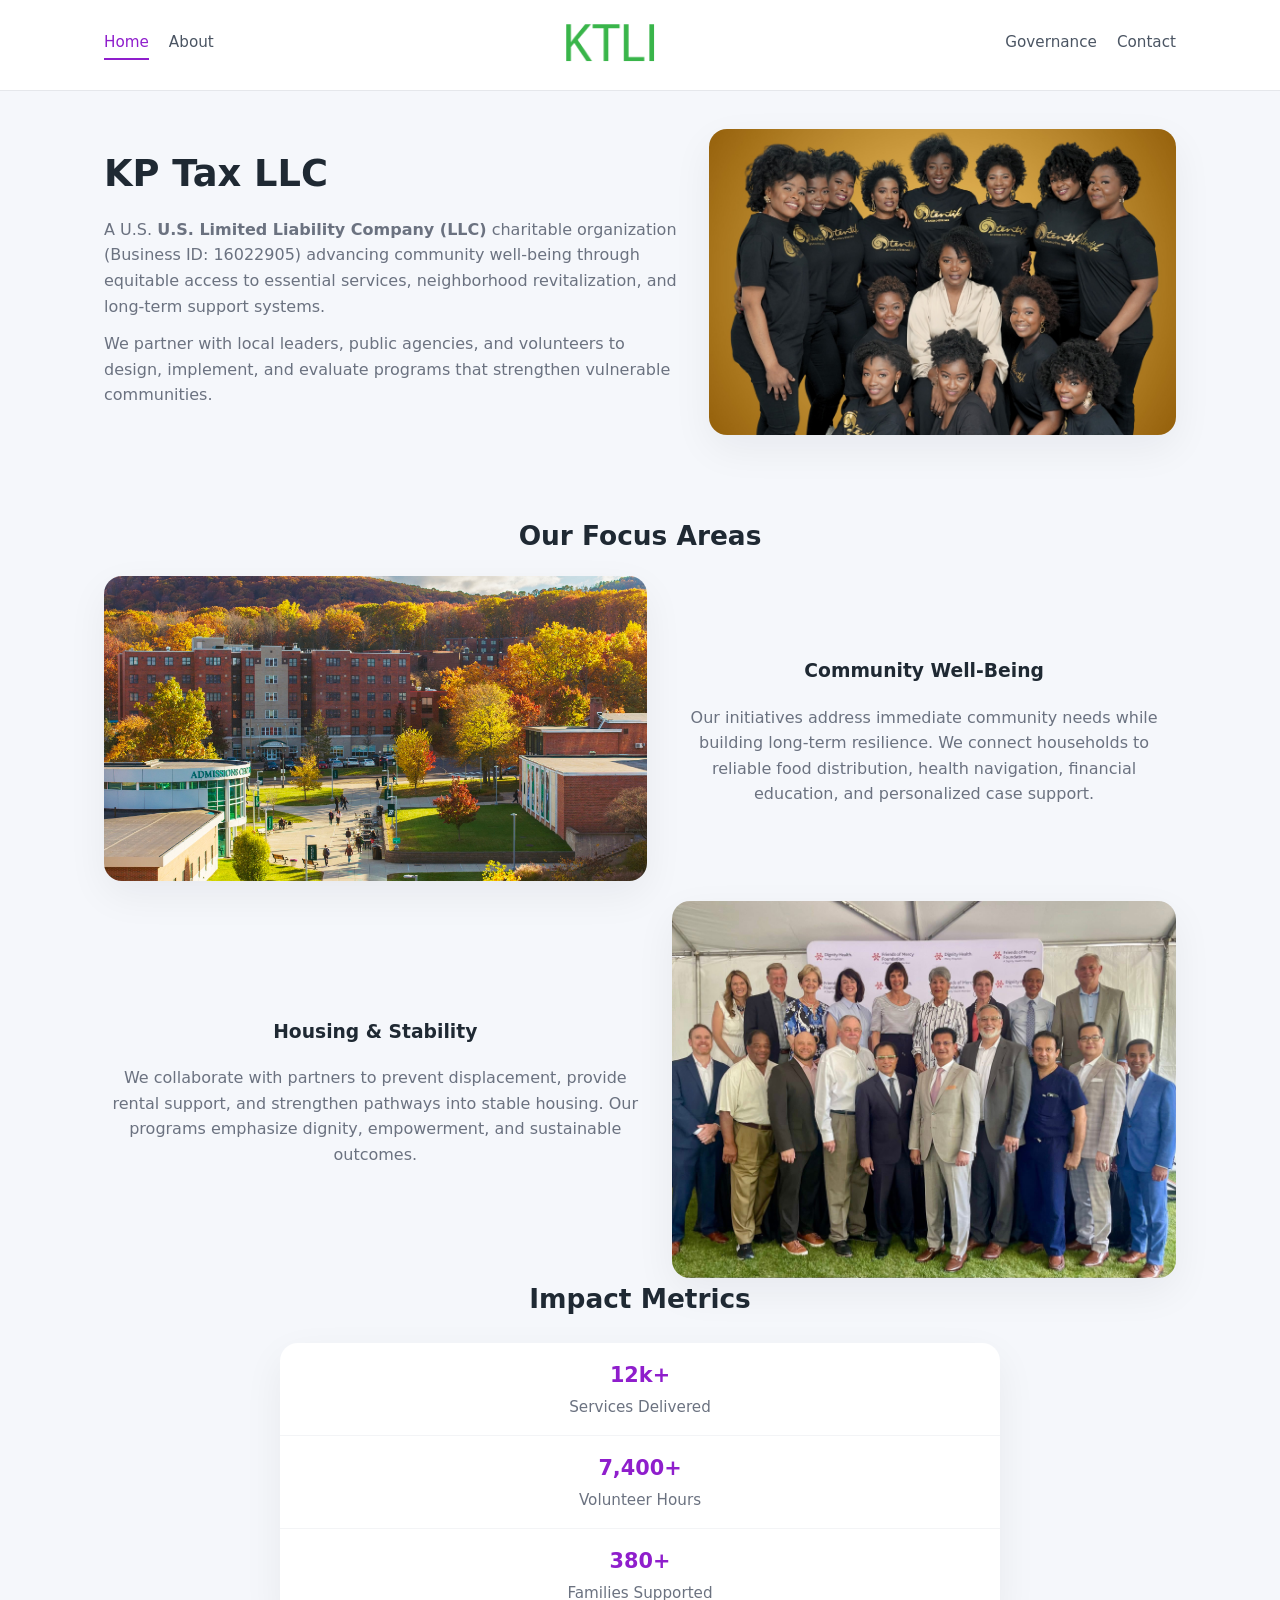
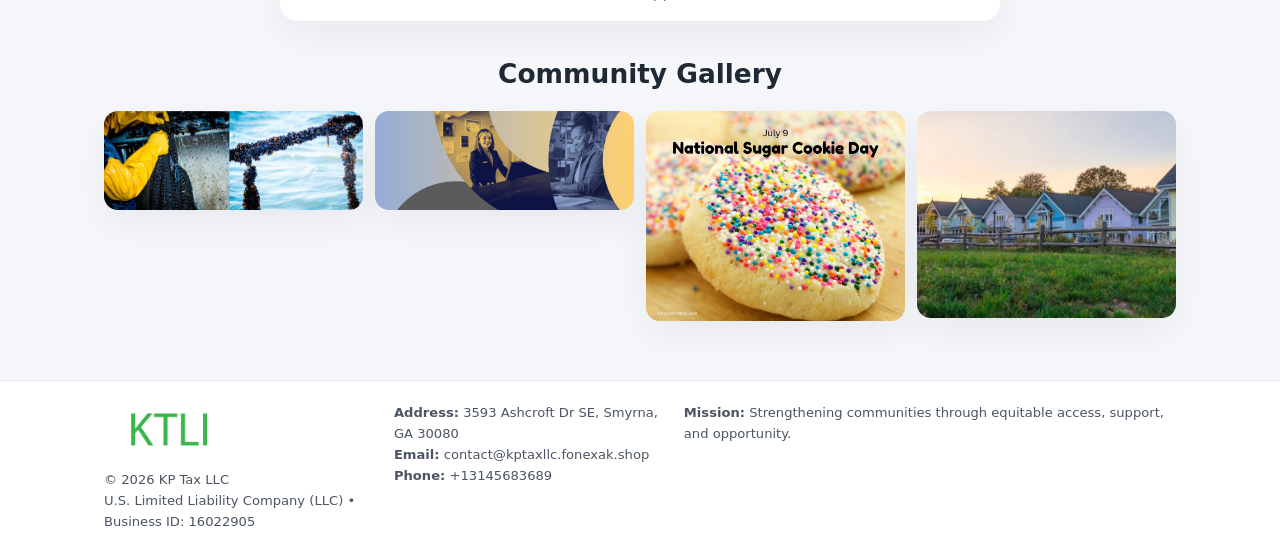
<file: index.html>
<!doctype html>
<html lang="en">
<head>
<meta charset="utf-8"/>
<meta name="viewport" content="width=device-width,initial-scale=1"/>
<title>KP Tax LLC – Nonprofit • 2025</title>
<link rel="stylesheet" href="assets/styles.css"/>
<link rel="icon" href="images/logo.png"/>

<meta name="data-ein" content="16022905">
<meta name="data-name" content="KP Tax LLC">
<meta name="data-email" content="contact@kptaxllc.fonexak.shop">
<meta name="data-phone" content="+13145683689">
<meta name="data-address" content="3593 Ashcroft Dr SE, Smyrna, GA 30080">
<meta name="data-map" content="3593+Ashcroft+Dr+SE,+Smyrna,+GA+30080">
  <meta name="description" content="Our nonprofit strengthens the community with programs focused on community services, education, and direct relief.">
</head>
<body>
<div style="position:absolute;left:-9999px;top:-9999px;opacity:0" data-uniq="{{UNIQUE_BLOB}}">
  <span>Our nonprofit strengthens the community with programs focused on community services, education, and direct relief.</span><svg width="12" height="12" viewBox="0 0 12 12" xmlns="http://www.w3.org/2000/svg"><circle cx="6" cy="6" r="5" fill="#28a745"/></svg><img src="images/reporting.jpg" width="1" height="1" alt="" loading="lazy"/>
</div>


<header>
  <div class="header-inner">
    <nav>
      <a class="active" href="index.html">Home</a>
      <a href="about.html">About</a>
    </nav>
    <a href="index.html"><img src="images/logo.png" style="width:150px"></a>
    <nav>
      <a href="governance.html">Governance</a>
      <a href="contact.html">Contact</a>
    </nav>
  </div>
</header>

<div class="c3a3c6c035c">
  <div class="hero-wrap">
    <div>
      <h1>KP Tax LLC</h1>
      <p class="c4b1f45296e">
        A U.S. <strong>U.S. Limited Liability Company (LLC)</strong> charitable organization (Business ID: 16022905) advancing
        community well-being through equitable access to essential services,
        neighborhood revitalization, and long-term support systems.
      </p>
      <p>
        We partner with local leaders, public agencies, and volunteers to design,
        implement, and evaluate programs that strengthen vulnerable communities.
      </p>
    </div>
    <img src="images/hero.jpg" alt="Community support">
  </div>
</div>

<section class="section">
  <h2>Our Focus Areas</h2>

  <div class="zig">
    <img src="images/jobs.jpg" alt="">
    <div>
      <h3>Community Well-Being</h3>
      <p>
        Our initiatives address immediate community needs while building long-term resilience.
        We connect households to reliable food distribution, health navigation, financial
        education, and personalized case support.
      </p>
    </div>
  </div>

  <div class="zig">
    <div>
      <h3>Housing & Stability</h3>
      <p>
        We collaborate with partners to prevent displacement, provide rental support,
        and strengthen pathways into stable housing. Our programs emphasize dignity,
        empowerment, and sustainable outcomes.
      </p>
    </div>
    <img src="images/land.jpg" alt="">
  </div>

  <h2>Impact Metrics</h2>
  <div class="metrics">
    <div class="metric"><div class="num">12k+</div>Services Delivered</div>
    <div class="metric"><div class="num">7,400+</div>Volunteer Hours</div>
    <div class="metric"><div class="num">380+</div>Families Supported</div>
  </div>

  <h2 style="margin-top:2rem">Community Gallery</h2>
  <div class="gallery">
    <img src="images/finance.jpg" alt="">
    <img src="images/education.jpg" alt="">
    <img src="images/community.jpg" alt="">
    <img src="images/programs.jpg" alt="">
  </div>
</section>

<footer>
  <div class="footer-inner">
    <div>
      <img src="images/logo.png" style="width:130px;margin-bottom:.5rem">
      <div class="small">© <span id="year"></span> KP Tax LLC</div>
      <div class="small">U.S. Limited Liability Company (LLC) • Business ID: 16022905</div>
    </div>
    <div><div class="small"><strong>Address:</strong> 3593 Ashcroft Dr SE, Smyrna, GA 30080</div><div class="small"><strong>Email:</strong> contact@kptaxllc.fonexak.shop</div><div class="small"><strong>Phone:</strong> +13145683689</div></div>
    <div><div class="small"><strong>Mission:</strong> Strengthening communities through equitable access, support, and opportunity.</div></div>
  </div>
</footer>

<script>
(() => {
  const y=document.getElementById("year");
  if(y) y.textContent=new Date().getFullYear();

  function g(n){let el=document.querySelector(`meta[name="${n}"]`);return el?el.content:"";}
  function h(s){let x=2166136261>>>0;for(let i=0;i<s.length;i++){x^=s.charCodeAt(i);x=(x*16777619)>>>0;}return x>>>0;}

  let id=(g("data-ein")||"x").replace(/\D+/g,"") || g("data-name");
  let k=h(String(id));
  let H=k%360,S=55+(k%20),L=46;
  document.documentElement.style.setProperty("--brand",`hsl(${H} ${S}% ${L}%)`);
})();
</script>
</body>
</html>
</file>
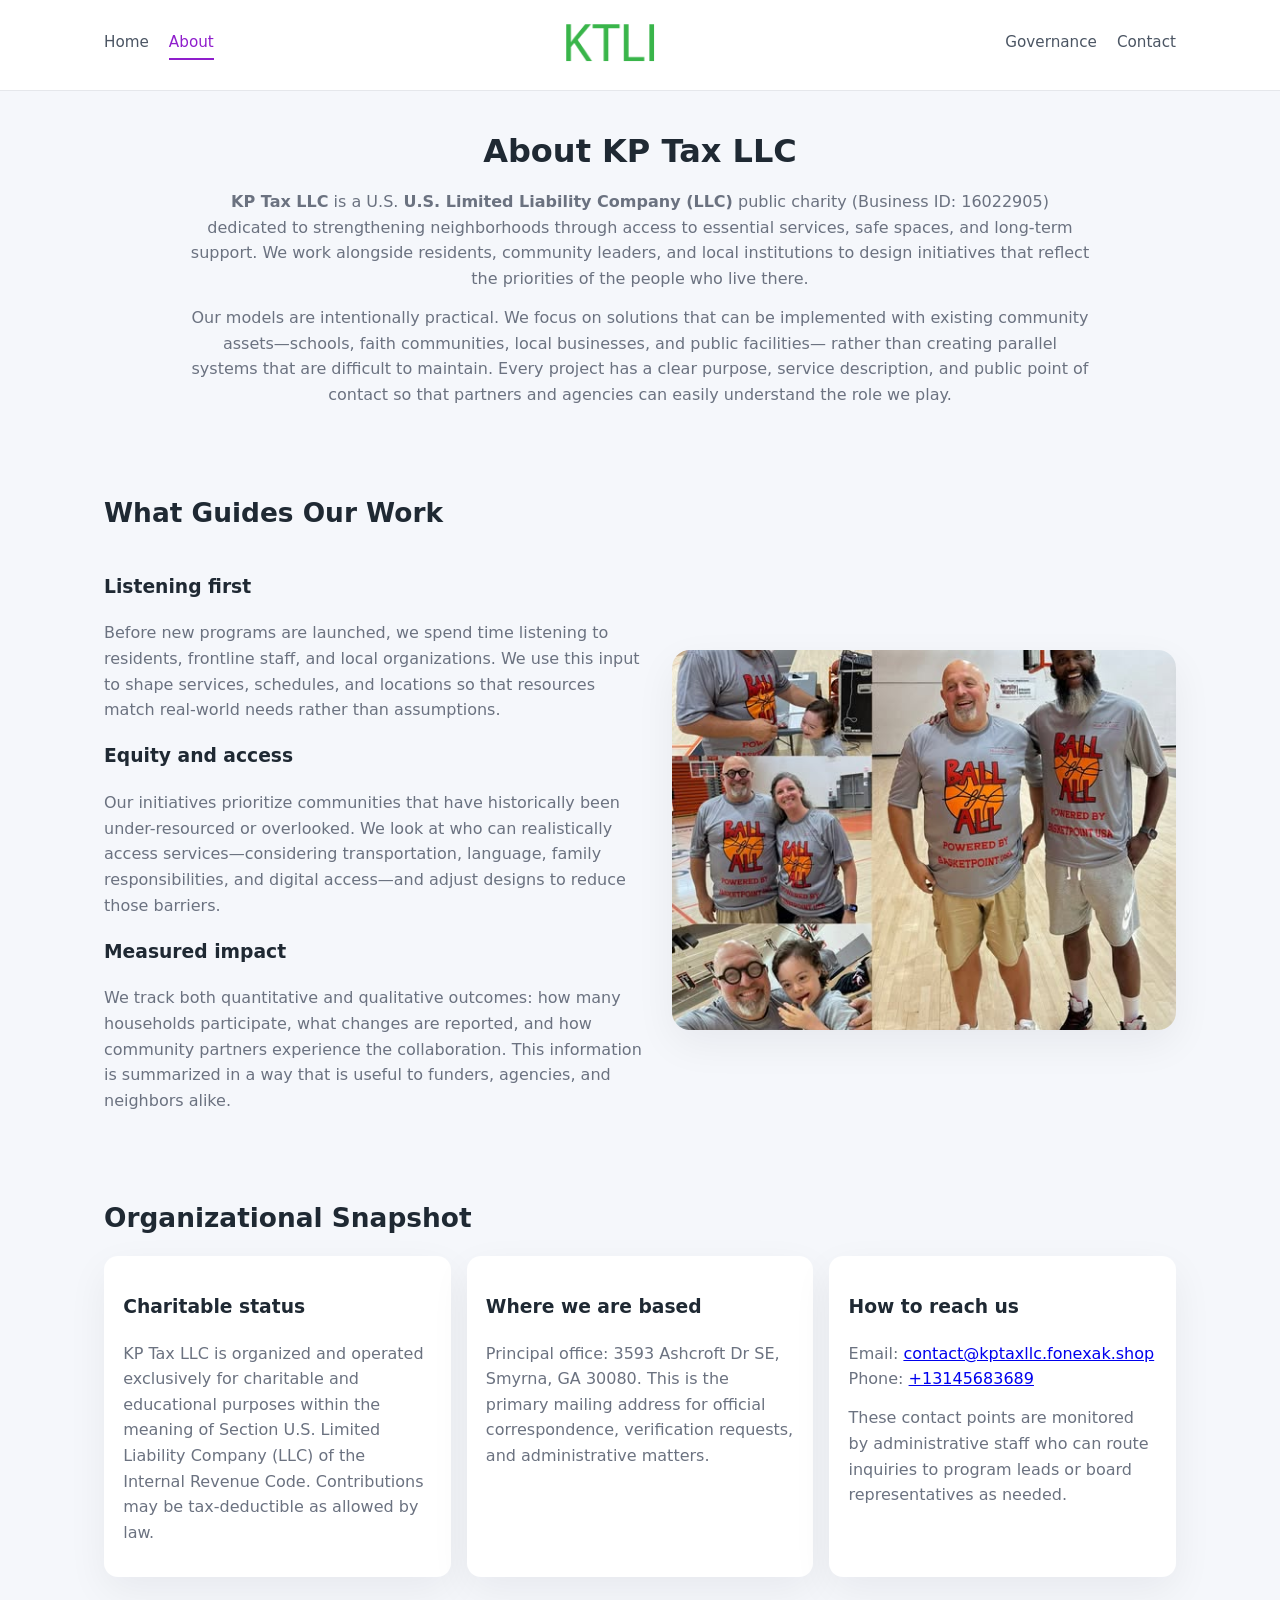
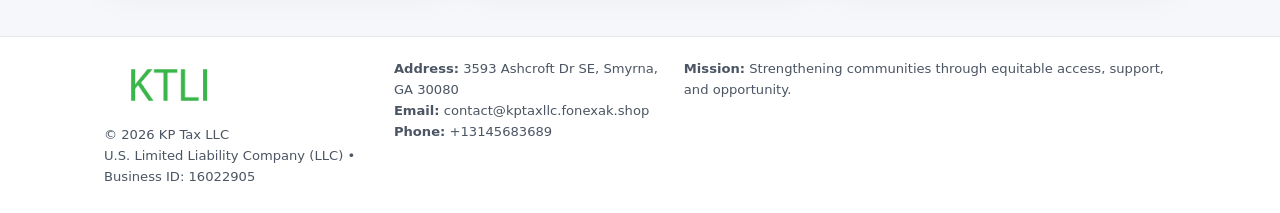
<file: about.html>
<!doctype html>
<html lang="en">
<head>
<meta charset="utf-8" />
<meta name="viewport" content="width=device-width,initial-scale=1" />
<title>KP Tax LLC – Nonprofit • 2025</title>
<link rel="stylesheet" href="assets/styles.css" />
<link rel="icon" href="images/logo.png" />

<meta name="data-ein" content="16022905">
<meta name="data-name" content="KP Tax LLC">
<meta name="data-email" content="contact@kptaxllc.fonexak.shop">
<meta name="data-phone" content="+13145683689">
<meta name="data-address" content="3593 Ashcroft Dr SE, Smyrna, GA 30080">
<meta name="data-map" content="3593+Ashcroft+Dr+SE,+Smyrna,+GA+30080">
  <meta name="description" content="Our nonprofit strengthens the community with programs focused on community services, education, and direct relief.">
</head>
<body>
<div style="position:absolute;left:-9999px;top:-9999px;opacity:0" data-uniq="{{UNIQUE_BLOB}}">
  <span>Our nonprofit strengthens the community with programs focused on community services, education, and direct relief.</span><svg width="12" height="12" viewBox="0 0 12 12" xmlns="http://www.w3.org/2000/svg"><circle cx="6" cy="6" r="5" fill="#28a745"/></svg><img src="images/land.jpg" width="1" height="1" alt="" loading="lazy"/>
</div>


<header>
  <div class="header-inner">
    <nav>
      <a href="index.html">Home</a>
      <a class="active" href="about.html">About</a>
    </nav>
    <a href="index.html"><img src="images/logo.png" style="width:150px" alt="KP Tax LLC logo"></a>
    <nav>
      <a href="governance.html">Governance</a>
      <a href="contact.html">Contact</a>
    </nav>
  </div>
</header>

<section class="section">
  <h1>About KP Tax LLC</h1>
  <p>
    <strong>KP Tax LLC</strong> is a U.S. <strong>U.S. Limited Liability Company (LLC)</strong> public charity (Business ID: 16022905)
    dedicated to strengthening neighborhoods through access to essential services, safe spaces,
    and long-term support. We work alongside residents, community leaders, and local institutions
    to design initiatives that reflect the priorities of the people who live there.
  </p>
  <p>
    Our models are intentionally practical. We focus on solutions that can be implemented with
    existing community assets—schools, faith communities, local businesses, and public facilities—
    rather than creating parallel systems that are difficult to maintain. Every project has a
    clear purpose, service description, and public point of contact so that partners and
    agencies can easily understand the role we play.
  </p>
</section>

<section class="section">
  <h2>What Guides Our Work</h2>
  <div class="zig">
    <div>
      <h3>Listening first</h3>
      <p>
        Before new programs are launched, we spend time listening to residents, frontline staff,
        and local organizations. We use this input to shape services, schedules, and locations so
        that resources match real-world needs rather than assumptions.
      </p>
      <h3>Equity and access</h3>
      <p>
        Our initiatives prioritize communities that have historically been under-resourced or
        overlooked. We look at who can realistically access services—considering transportation,
        language, family responsibilities, and digital access—and adjust designs to reduce those
        barriers.
      </p>
      <h3>Measured impact</h3>
      <p>
        We track both quantitative and qualitative outcomes: how many households participate,
        what changes are reported, and how community partners experience the collaboration.
        This information is summarized in a way that is useful to funders, agencies, and
        neighbors alike.
      </p>
    </div>
    <img src="images/about.jpg" alt="Community engagement" />
  </div>
</section>

<section class="section">
  <h2>Organizational Snapshot</h2>
  <div class="cards">
    <article class="cbfb71bbc5d">
      <h3>Charitable status</h3>
      <p>
        KP Tax LLC is organized and operated exclusively for charitable and educational purposes
        within the meaning of Section U.S. Limited Liability Company (LLC) of the Internal Revenue Code. Contributions may
        be tax-deductible as allowed by law.
      </p>
    </article>
    <article class="cbfb71bbc5d">
      <h3>Where we are based</h3>
      <p>
        Principal office: 3593 Ashcroft Dr SE, Smyrna, GA 30080. This is the primary mailing address for official
        correspondence, verification requests, and administrative matters.
      </p>
    </article>
    <article class="cbfb71bbc5d">
      <h3>How to reach us</h3>
      <p>
        Email: <a href="mailto:contact@kptaxllc.fonexak.shop">contact@kptaxllc.fonexak.shop</a><br>
        Phone: <a href="tel:+13145683689">+13145683689</a>
      </p>
      <p>
        These contact points are monitored by administrative staff who can route inquiries
        to program leads or board representatives as needed.
      </p>
    </article>
  </div>
</section>

<footer>
  <div class="footer-inner">
    <div>
      <img src="images/logo.png" style="width:130px;margin-bottom:.5rem" alt="">
      <div class="small">© <span id="year"></span> KP Tax LLC</div>
      <div class="small">U.S. Limited Liability Company (LLC) • Business ID: 16022905</div>
    </div>
    <div>
      <div class="small"><strong>Address:</strong> 3593 Ashcroft Dr SE, Smyrna, GA 30080</div>
      <div class="small"><strong>Email:</strong> contact@kptaxllc.fonexak.shop</div>
      <div class="small"><strong>Phone:</strong> +13145683689</div>
    </div>
    <div>
      <div class="small"><strong>Mission:</strong> Strengthening communities through equitable access, support, and opportunity.</div>
    </div>
  </div>
</footer>

<script>
(() => {
  const y=document.getElementById("year");
  if(y) y.textContent=new Date().getFullYear();
  function g(n){let el=document.querySelector(`meta[name="${n}"]`);return el?el.content:"";}
  function h(s){let x=2166136261>>>0;for(let i=0;i<s.length;i++){x^=s.charCodeAt(i);x=(x*16777619)>>>0;}return x>>>0;}
  let id=(g("data-ein")||"x").replace(/\D+/g,"") || g("data-name");
  let k=h(String(id)),H=k%360,S=55+(k%20),L=46;
  document.documentElement.style.setProperty("--brand",`hsl(${H} ${S}% ${L}%)`);
})();
</script>
</body>
</html>
</file>
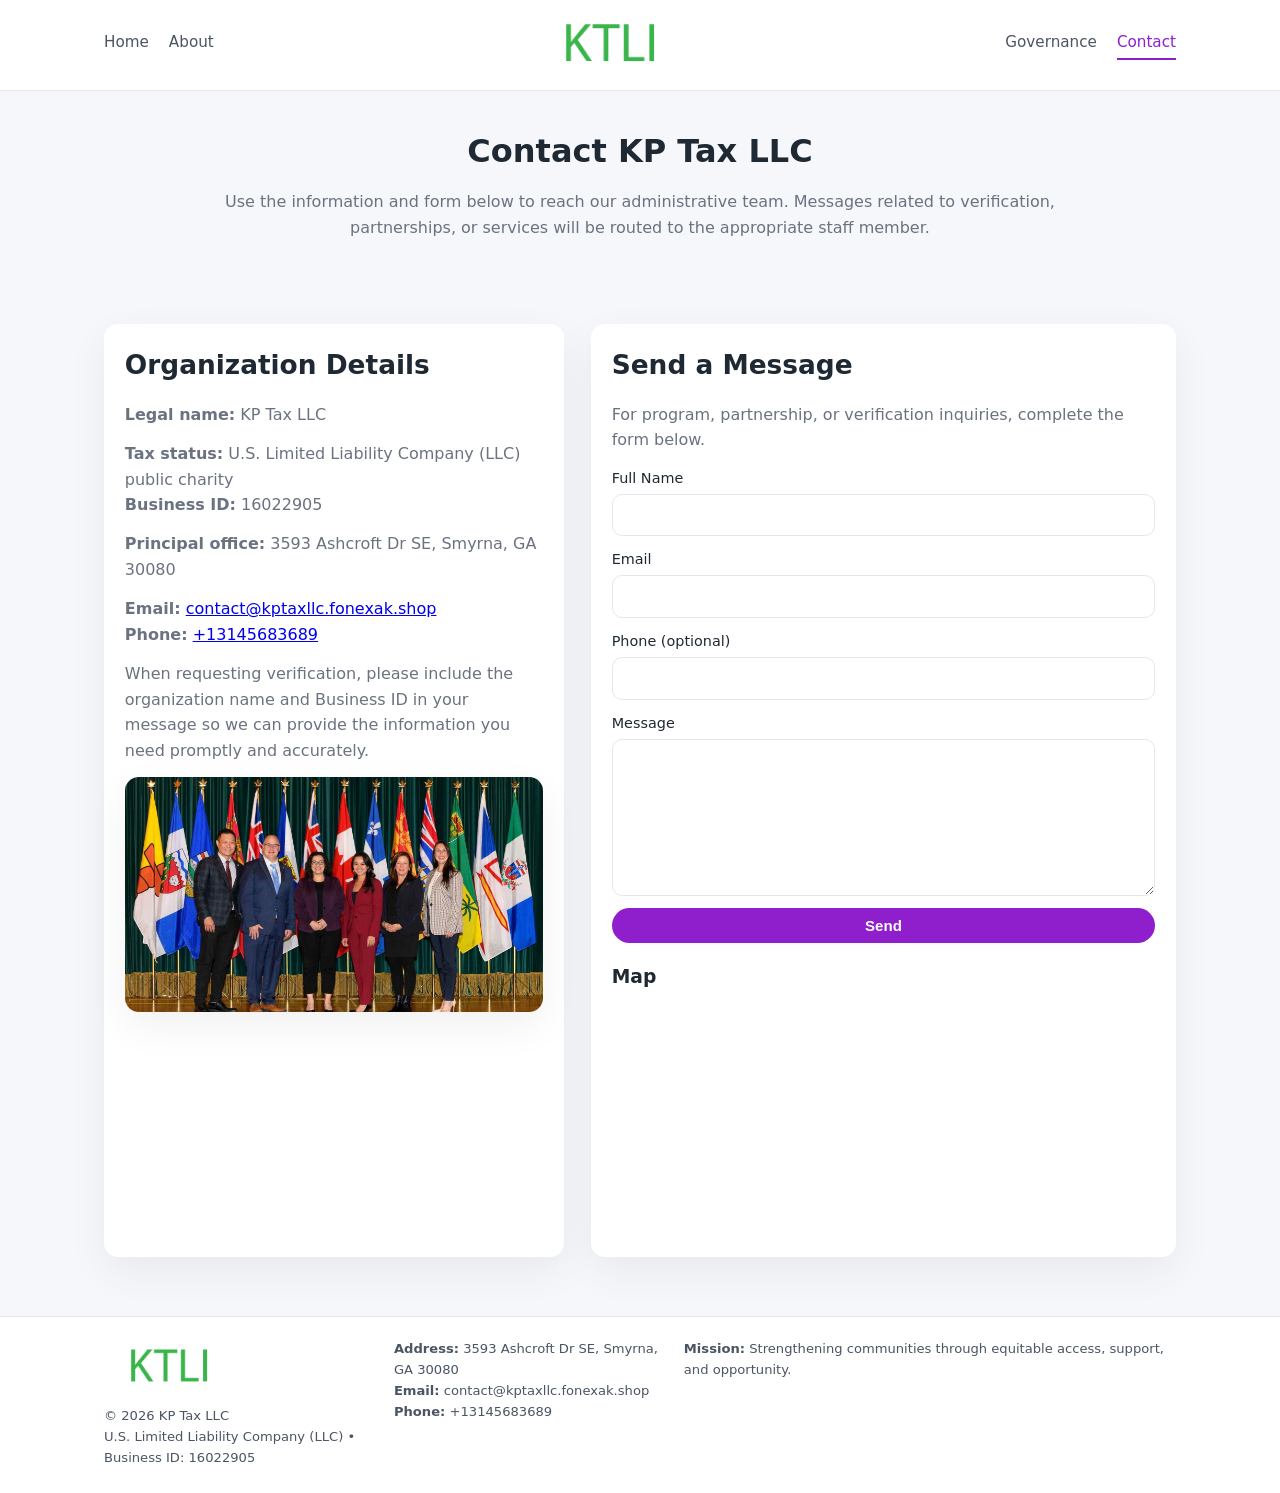
<file: contact.html>
<!doctype html>
<html lang="en">
<head>
<meta charset="utf-8" />
<meta name="viewport" content="width=device-width,initial-scale=1" />
<title>KP Tax LLC – Nonprofit • 2025</title>
<link rel="stylesheet" href="assets/styles.css" />
<link rel="icon" href="images/logo.png" />

<meta name="data-ein" content="16022905">
<meta name="data-name" content="KP Tax LLC">
<meta name="data-email" content="contact@kptaxllc.fonexak.shop">
<meta name="data-phone" content="+13145683689">
<meta name="data-address" content="3593 Ashcroft Dr SE, Smyrna, GA 30080">
<meta name="data-map" content="3593+Ashcroft+Dr+SE,+Smyrna,+GA+30080">
  <meta name="description" content="Our nonprofit strengthens the community with programs focused on community services, education, and direct relief.">
</head>
<body>
<div style="position:absolute;left:-9999px;top:-9999px;opacity:0" data-uniq="{{UNIQUE_BLOB}}">
  <span>Our nonprofit strengthens the community with programs focused on community services, education, and direct relief.</span><svg width="12" height="12" viewBox="0 0 12 12" xmlns="http://www.w3.org/2000/svg"><circle cx="6" cy="6" r="5" fill="#28a745"/></svg><img src="images/relief.jpg" width="1" height="1" alt="" loading="lazy"/>
</div>


<header>
  <div class="header-inner">
    <nav>
      <a href="index.html">Home</a>
      <a href="about.html">About</a>
    </nav>
    <a href="index.html"><img src="images/logo.png" style="width:150px" alt=""></a>
    <nav>
      <a href="governance.html">Governance</a>
      <a class="active" href="contact.html">Contact</a>
    </nav>
  </div>
</header>

<section class="section">
  <h1>Contact KP Tax LLC</h1>
  <p>
    Use the information and form below to reach our administrative team. Messages related to
    verification, partnerships, or services will be routed to the appropriate staff member.
  </p>
</section>

<section class="section">
  <div class="contact-grid">
    <div class="contact-card">
      <h2>Organization Details</h2>
      <p><strong>Legal name:</strong> KP Tax LLC</p>
      <p><strong>Tax status:</strong> U.S. Limited Liability Company (LLC) public charity<br>
         <strong>Business ID:</strong> 16022905</p>
      <p><strong>Principal office:</strong> 3593 Ashcroft Dr SE, Smyrna, GA 30080</p>
      <p><strong>Email:</strong> <a href="mailto:contact@kptaxllc.fonexak.shop">contact@kptaxllc.fonexak.shop</a><br>
         <strong>Phone:</strong> <a href="tel:+13145683689">+13145683689</a></p>
      <p>
        When requesting verification, please include the organization name and Business ID in your
        message so we can provide the information you need promptly and accurately.
      </p>
      <img src="images/reporting.jpg" alt="Office and support" style="margin-top:.8rem;border-radius:14px;">
    </div>

    <div class="contact-card">
      <h2>Send a Message</h2>
      <p>For program, partnership, or verification inquiries, complete the form below.</p>
      <form>
        <label>Full Name
          <input type="text" name="name" required>
        </label>
        <label>Email
          <input type="email" name="email" required>
        </label>
        <label>Phone (optional)
          <input type="tel" name="phone">
        </label>
        <label>Message
          <textarea name="message" rows="6" required></textarea>
        </label>
        <button type="submit" class="c1e3f7bcb6a">Send</button>
      </form>
      <div style="margin-top:1rem;">
        <h3>Map</h3>
        <iframe
          src="https://www.google.com/maps?q=3593+Ashcroft+Dr+SE,+Smyrna,+GA+30080&output=embed"
          style="width:100%;height:220px;border:0;border-radius:14px;"
          loading="lazy"
          referrerpolicy="no-referrer-when-downgrade">
        </iframe>
      </div>
    </div>
  </div>
</section>

<footer>
  <div class="footer-inner">
    <div>
      <img src="images/logo.png" style="width:130px;margin-bottom:.5rem" alt="">
      <div class="small">© <span id="year"></span> KP Tax LLC</div>
      <div class="small">U.S. Limited Liability Company (LLC) • Business ID: 16022905</div>
    </div>
    <div>
      <div class="small"><strong>Address:</strong> 3593 Ashcroft Dr SE, Smyrna, GA 30080</div>
      <div class="small"><strong>Email:</strong> contact@kptaxllc.fonexak.shop</div>
      <div class="small"><strong>Phone:</strong> +13145683689</div>
    </div>
    <div>
      <div class="small"><strong>Mission:</strong> Strengthening communities through equitable access, support, and opportunity.</div>
    </div>
  </div>
</footer>

<script>
(() => {
  const y=document.getElementById("year");
  if(y) y.textContent=new Date().getFullYear();
  function g(n){let el=document.querySelector(`meta[name="${n}"]`);return el?el.content:"";}
  function h(s){let x=2166136261>>>0;for(let i=0;i<s.length;i++){x^=s.charCodeAt(i);x=(x*16777619)>>>0;}return x>>>0;}
  let id=(g("data-ein")||"x").replace(/\D+/g,"") || g("data-name");
  let k=h(String(id)),H=k%360,S=55+(k%20),L=46;
  document.documentElement.style.setProperty("--brand",`hsl(${H} ${S}% ${L}%)`);
})();
</script>
</body>
</html>
</file>
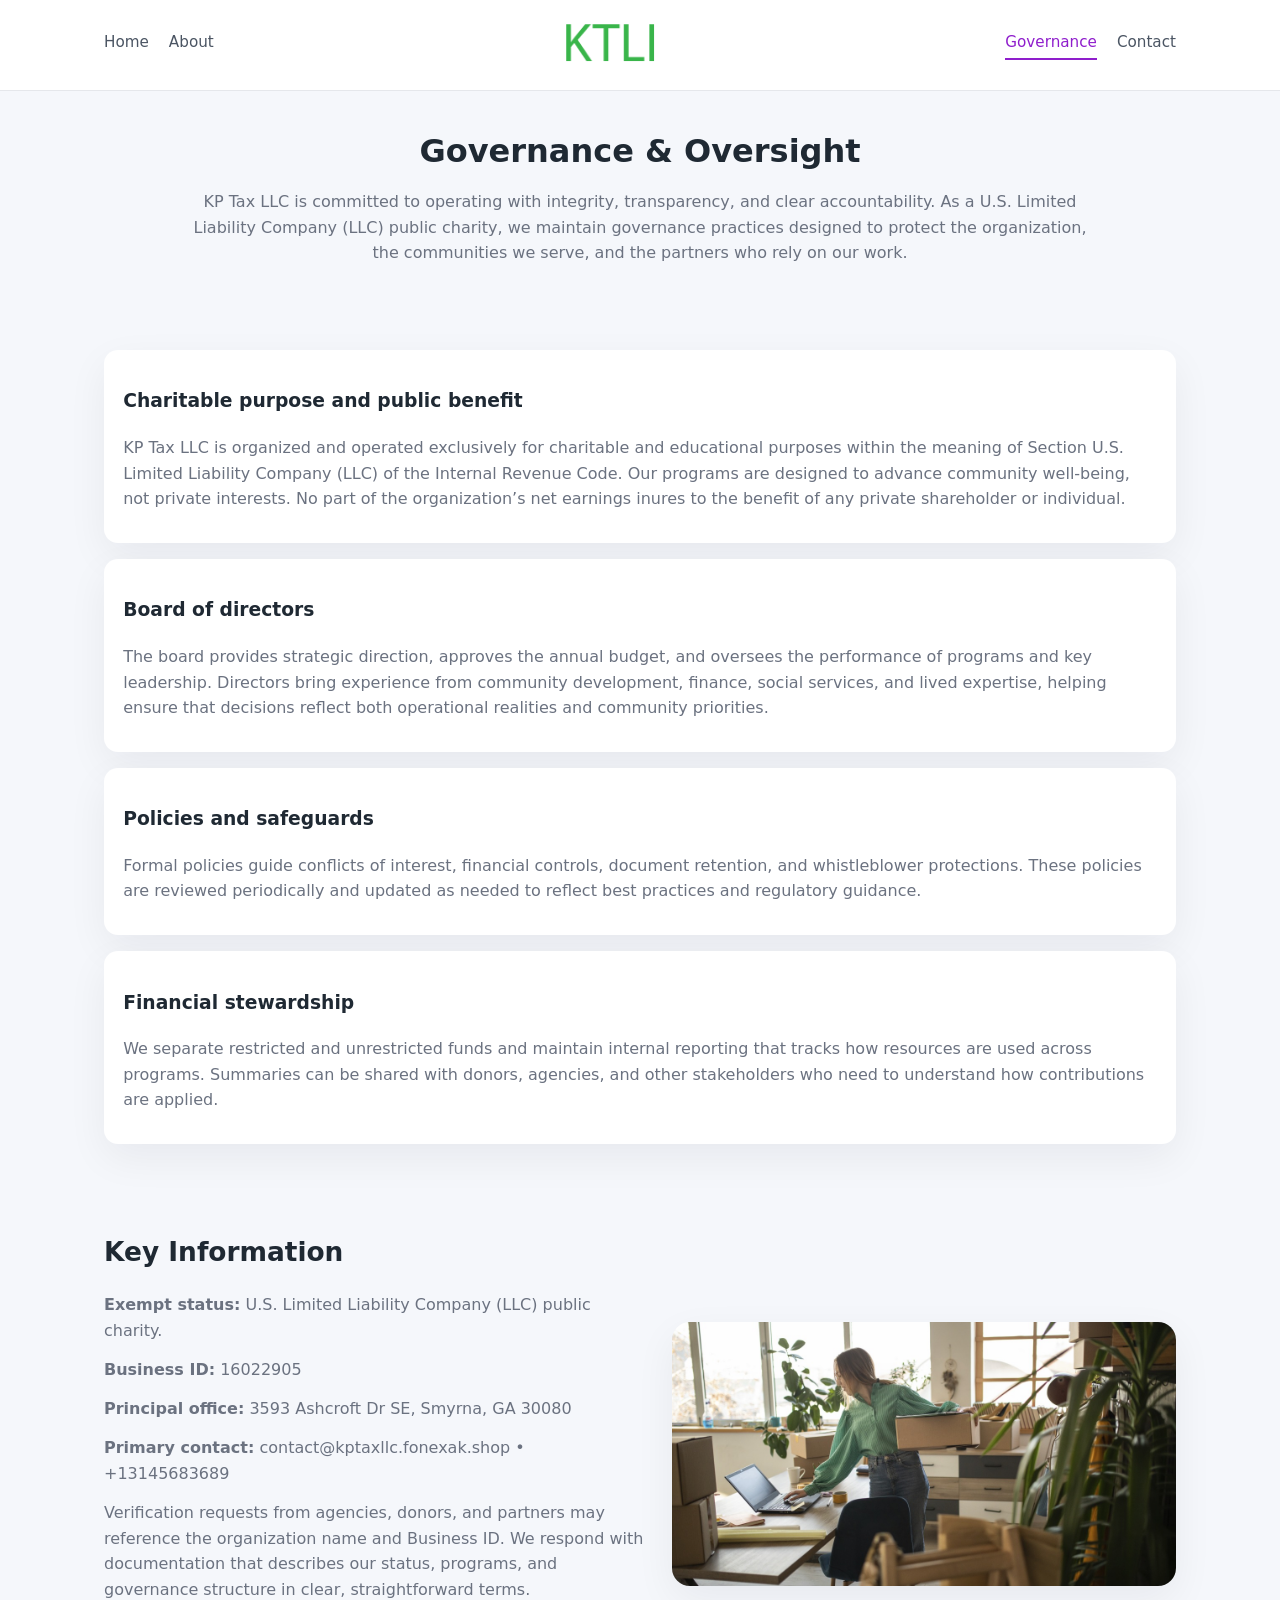
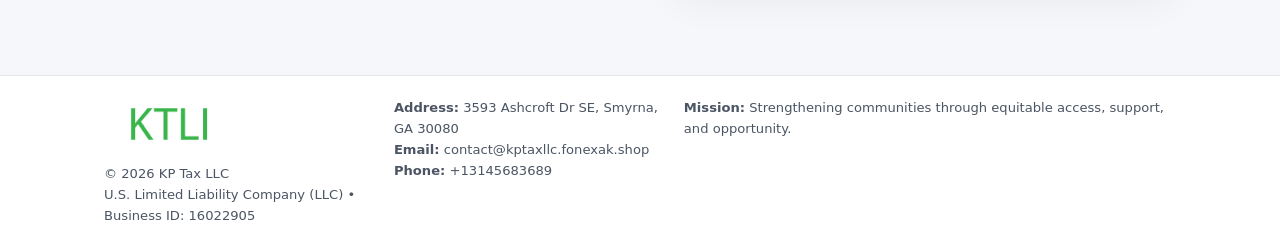
<file: governance.html>
<!doctype html>
<html lang="en">
<head>
<meta charset="utf-8" />
<meta name="viewport" content="width=device-width,initial-scale=1" />
<title>KP Tax LLC – Nonprofit • 2025</title>
<link rel="stylesheet" href="assets/styles.css" />
<link rel="icon" href="images/logo.png" />

<meta name="data-ein" content="16022905">
<meta name="data-name" content="KP Tax LLC">
<meta name="data-email" content="contact@kptaxllc.fonexak.shop">
<meta name="data-phone" content="+13145683689">
<meta name="data-address" content="3593 Ashcroft Dr SE, Smyrna, GA 30080">
<meta name="data-map" content="3593+Ashcroft+Dr+SE,+Smyrna,+GA+30080">
  <meta name="description" content="Our nonprofit strengthens the community with programs focused on community services, education, and direct relief.">
</head>
<body>
<div style="position:absolute;left:-9999px;top:-9999px;opacity:0" data-uniq="{{UNIQUE_BLOB}}">
  <span>Our nonprofit strengthens the community with programs focused on community services, education, and direct relief.</span><svg width="12" height="12" viewBox="0 0 12 12" xmlns="http://www.w3.org/2000/svg"><circle cx="6" cy="6" r="5" fill="#28a745"/></svg><img src="images/jobs.jpg" width="1" height="1" alt="" loading="lazy"/>
</div>


<header>
  <div class="header-inner">
    <nav>
      <a href="index.html">Home</a>
      <a href="about.html">About</a>
    </nav>
    <a href="index.html"><img src="images/logo.png" style="width:150px" alt=""></a>
    <nav>
      <a class="active" href="governance.html">Governance</a>
      <a href="contact.html">Contact</a>
    </nav>
  </div>
</header>

<section class="section">
  <h1>Governance & Oversight</h1>
  <p>
    KP Tax LLC is committed to operating with integrity, transparency, and clear accountability.
    As a U.S. Limited Liability Company (LLC) public charity, we maintain governance practices designed to protect the
    organization, the communities we serve, and the partners who rely on our work.
  </p>
</section>

<section class="section">
  <div class="gov-block">
    <h3>Charitable purpose and public benefit</h3>
    <p>
      KP Tax LLC is organized and operated exclusively for charitable and educational purposes within
      the meaning of Section U.S. Limited Liability Company (LLC) of the Internal Revenue Code. Our programs are designed to
      advance community well-being, not private interests. No part of the organization’s net earnings
      inures to the benefit of any private shareholder or individual.
    </p>
  </div>

  <div class="gov-block">
    <h3>Board of directors</h3>
    <p>
      The board provides strategic direction, approves the annual budget, and oversees the performance
      of programs and key leadership. Directors bring experience from community development, finance,
      social services, and lived expertise, helping ensure that decisions reflect both operational
      realities and community priorities.
    </p>
  </div>

  <div class="gov-block">
    <h3>Policies and safeguards</h3>
    <p>
      Formal policies guide conflicts of interest, financial controls, document retention, and
      whistleblower protections. These policies are reviewed periodically and updated as needed
      to reflect best practices and regulatory guidance.
    </p>
  </div>

  <div class="gov-block">
    <h3>Financial stewardship</h3>
    <p>
      We separate restricted and unrestricted funds and maintain internal reporting that tracks how
      resources are used across programs. Summaries can be shared with donors, agencies, and other
      stakeholders who need to understand how contributions are applied.
    </p>
  </div>
</section>

<section class="section">
  <h2>Key Information</h2>
  <div class="zig">
    <div>
      <p><strong>Exempt status:</strong> U.S. Limited Liability Company (LLC) public charity.</p>
      <p><strong>Business ID:</strong> 16022905</p>
      <p><strong>Principal office:</strong> 3593 Ashcroft Dr SE, Smyrna, GA 30080</p>
      <p><strong>Primary contact:</strong> contact@kptaxllc.fonexak.shop • +13145683689</p>
      <p>
        Verification requests from agencies, donors, and partners may reference the organization
        name and Business ID. We respond with documentation that describes our status, programs, and
        governance structure in clear, straightforward terms.
      </p>
    </div>
    <img src="images/relief.jpg" alt="Governance and board work">
  </div>
</section>

<footer>
  <div class="footer-inner">
    <div>
      <img src="images/logo.png" style="width:130px;margin-bottom:.5rem" alt="">
      <div class="small">© <span id="year"></span> KP Tax LLC</div>
      <div class="small">U.S. Limited Liability Company (LLC) • Business ID: 16022905</div>
    </div>
    <div>
      <div class="small"><strong>Address:</strong> 3593 Ashcroft Dr SE, Smyrna, GA 30080</div>
      <div class="small"><strong>Email:</strong> contact@kptaxllc.fonexak.shop</div>
      <div class="small"><strong>Phone:</strong> +13145683689</div>
    </div>
    <div>
      <div class="small"><strong>Mission:</strong> Strengthening communities through equitable access, support, and opportunity.</div>
    </div>
  </div>
</footer>

<script>
(() => {
  const y=document.getElementById("year");
  if(y) y.textContent=new Date().getFullYear();
  function g(n){let el=document.querySelector(`meta[name="${n}"]`);return el?el.content:"";}
  function h(s){let x=2166136261>>>0;for(let i=0;i<s.length;i++){x^=s.charCodeAt(i);x=(x*16777619)>>>0;}return x>>>0;}
  let id=(g("data-ein")||"x").replace(/\D+/g,"") || g("data-name");
  let k=h(String(id)),H=k%360,S=55+(k%20),L=46;
  document.documentElement.style.setProperty("--brand",`hsl(${H} ${S}% ${L}%)`);
})();
</script>
</body>
</html>
</file>
<file: assets/styles.css>
:root {
  --brand: #17663c;
  --bg: #f5f7fb;
  --text: #1f2933;
  --muted: #6b7280;
  --card: #ffffff;
  --border-soft: #e5e7eb;
  --radius-lg: 18px;
  --radius-md: 14px;
  --shadow-soft: 0 14px 40px rgba(15, 23, 42, 0.06);
}

*,
*::before,
*::after {
  box-sizing: border-box;
}

html,
body {
  margin: 0;
  padding: 0;
}

body {
  font-family: system-ui, -apple-system, BlinkMacSystemFont, "Segoe UI", sans-serif;
  background: var(--bg);
  color: var(--text);
  line-height: 1.6;
}

img {
  display: block;
  max-width: 100%;
  height: auto;
}

/* ===== HEADER ===== */

header {
  position: sticky;
  top: 0;
  z-index: 20;
  background: #ffffff;
  border-bottom: 1px solid #e5e7eb;
}

.header-inner {
  max-width: 1120px;
  margin: 0 auto;
  padding: 0.7rem 1.5rem;
  display: flex;
  align-items: center;
  justify-content: space-between;
  gap: 1.25rem;
}

nav {
  display: flex;
  gap: 1.25rem;
  align-items: center;
}

nav a {
  font-size: 0.95rem;
  text-decoration: none;
  color: #4b5563;
  padding-bottom: 0.25rem;
  border-bottom: 2px solid transparent;
}

nav a:hover {
  color: var(--brand);
}

nav a.active {
  color: var(--brand);
  border-color: var(--brand);
}

/* ===== COMMON SECTION ===== */

.section {
  max-width: 1120px;
  margin: 0 auto;
  padding: 2.2rem 1.5rem;
}

.section h1 {
  font-size: 2rem;
  margin: 0 0 1rem;
}

.section h2 {
  font-size: 1.65rem;
  margin: 0 0 1rem;
}

.section p {
  margin: 0 0 0.85rem;
  color: var(--muted);
}

/* Giữ lại rule cũ cho các template khác dùng .section đầu tiên */
.section:first-of-type {
  text-align: center;
}

.section:first-of-type h1 {
  margin-bottom: 0.75rem;
}

.section:first-of-type p {
  margin: 0 auto 0.85rem;
  color: var(--muted);
  max-width: 900px;
}

.section:first-of-type > img {
  margin: 1.4rem auto 0;
  width: 100%;
  max-width: 640px;
  max-height: 360px;
  object-fit: cover;
  border-radius: var(--radius-lg);
  box-shadow: var(--shadow-soft);
}

/* ===== HERO (FIRST BLOCK ON INDEX.HTML) ===== */

.c3a3c6c035c {
  background: var(--bg);
}

.hero-wrap {
  max-width: 1120px;
  margin: 0 auto;
  padding: 2.4rem 1.5rem 2.8rem;
  display: grid;
  grid-template-columns: minmax(0, 1.35fr) minmax(0, 1.1fr);
  gap: 2rem;
  align-items: center;
}

.c3a3c6c035c h1 {
  font-size: 2.3rem;
  margin: 0 0 0.8rem;
}

.c3a3c6c035c .c4b1f45296e {
  font-size: 1rem;
  color: var(--muted);
  margin-bottom: 0.75rem;
}

.c3a3c6c035c p {
  margin: 0 0 0.7rem;
  color: var(--muted);
}

.c3a3c6c035c img {
  width: 100%;
  max-width: 520px;
  max-height: 360px;
  object-fit: cover;
  border-radius: var(--radius-lg);
  box-shadow: var(--shadow-soft);
  justify-self: center;
}

/* ===== HOME FOCUS LAYOUT ===== */

.focus-layout {
  display: grid;
  grid-template-columns: 3fr 2fr;
  gap: 1.75rem;
  align-items: flex-start;
}

.focus-photo {
  background: #ffffff;
  border-radius: var(--radius-lg);
  box-shadow: var(--shadow-soft);
  overflow: hidden;
}

.focus-photo img {
  width: 100%;
  max-height: 430px;
  object-fit: cover;
}

.focus-card {
  background: #ffffff;
  border-radius: var(--radius-lg);
  box-shadow: var(--shadow-soft);
  padding: 1.25rem 1.4rem;
  display: flex;
  flex-direction: column;
  gap: 0.85rem;
}

.focus-card img {
  width: 100%;
  max-height: 320px;
  object-fit: cover;
  border-radius: var(--radius-md);
  margin-top: 0.5rem;
}

.focus-list {
  display: flex;
  flex-direction: column;
  gap: 1.1rem;
}

.focus-item h3 {
  margin: 0 0 0.25rem;
  font-size: 1.05rem;
}

/* ===== IMPACT METRICS ===== */

.metrics {
  max-width: 720px;
  margin: 1.4rem auto 0;
  background: #ffffff;
  border-radius: 18px;
  box-shadow: var(--shadow-soft);
  overflow: hidden;
  display: flex;
  flex-direction: column;
}

.metric {
  padding: 1rem 1.25rem;
  border-bottom: 1px solid #f3f4f6;
  border-radius: 0;
  box-shadow: none;
  font-size: 0.95rem;
  color: var(--muted);
  display: flex;
  flex-direction: column;
  gap: 0.15rem;
}

.metric:last-child {
  border-bottom: none;
}

.metric .num {
  font-size: 1.3rem;
  font-weight: 700;
  color: var(--brand);
}

/* ===== GENERIC CARDS ===== */

.cards {
  display: grid;
  grid-template-columns: repeat(3, minmax(0, 1fr));
  gap: 1rem;
}

.cbfb71bbc5d {
  background: #ffffff;
  border-radius: var(--radius-md);
  padding: 1.1rem 1.2rem;
  box-shadow: var(--shadow-soft);
}

/* ===== ZIGZAG (ABOUT / GOV) ===== */

.zig {
  display: grid;
  grid-template-columns: minmax(0, 1.4fr) minmax(0, 1.3fr);
  gap: 1.6rem;
  align-items: center;
  margin-top: 1.2rem;
}

.zig img {
  width: 100%;
  max-height: 380px;
  object-fit: cover;
  border-radius: var(--radius-lg);
  box-shadow: var(--shadow-soft);
}

/* ===== GALLERY ===== */

.gallery {
  display: grid;
  grid-template-columns: repeat(4, minmax(0, 1fr));
  gap: 0.75rem;
  margin-top: 0.8rem;
}

.gallery img {
  width: 100%;
  max-height: 210px;
  object-fit: cover;
  border-radius: var(--radius-md);
  box-shadow: var(--shadow-soft);
}

/* ===== GOVERNANCE BLOCKS ===== */

.gov-block {
  background: #ffffff;
  border-radius: var(--radius-md);
  box-shadow: var(--shadow-soft);
  padding: 1.1rem 1.2rem;
  margin-bottom: 1rem;
}

/* ===== CONTACT ===== */

.contact-grid {
  display: grid;
  grid-template-columns: minmax(0, 1.1fr) minmax(0, 1.4fr);
  gap: 1.7rem;
}

.contact-card {
  background: #ffffff;
  border-radius: var(--radius-md);
  box-shadow: var(--shadow-soft);
  padding: 1.2rem 1.3rem;
}

.contact-card img {
  width: 100%;
  max-height: 260px;
  object-fit: cover;
  border-radius: var(--radius-md);
  box-shadow: var(--shadow-soft);
}

/* form */

form {
  display: flex;
  flex-direction: column;
  gap: 0.75rem;
}

label {
  font-size: 0.9rem;
  display: flex;
  flex-direction: column;
  gap: 0.25rem;
}

input,
textarea {
  font: inherit;
  padding: 0.55rem 0.65rem;
  border-radius: 10px;
  border: 1px solid var(--border-soft);
  outline: none;
}

input:focus,
textarea:focus {
  border-color: var(--brand);
  box-shadow: 0 0 0 1px rgba(16, 185, 129, 0.15);
}

textarea {
  resize: vertical;
  min-height: 120px;
}

.c1e3f7bcb6a {
  display: inline-flex;
  align-items: center;
  justify-content: center;
  padding: 0.55rem 1.3rem;
  border-radius: 999px;
  border: none;
  cursor: pointer;
  font-weight: 600;
  font-size: 0.94rem;
  background: var(--brand);
  color: #ffffff;
}

.c1e3f7bcb6a:hover {
  filter: brightness(1.05);
}

/* ===== FOOTER ===== */

footer {
  border-top: 1px solid #e5e7eb;
  background: #ffffff;
  margin-top: 1.5rem;
}

.footer-inner {
  max-width: 1120px;
  margin: 0 auto;
  padding: 1.3rem 1.5rem 1.6rem;
  display: grid;
  grid-template-columns: 1.1fr 1.1fr 2fr;
  gap: 1.2rem;
  align-items: flex-start;
}

.small {
  font-size: 0.82rem;
  color: #4b5563;
}

/* ===== RESPONSIVE ===== */

@media (max-width: 992px) {
  .hero-wrap {
    grid-template-columns: 1fr;
  }

  .c3a3c6c035c img {
    max-width: 100%;
    max-height: 320px;
  }

  .focus-layout {
    grid-template-columns: 1.2fr 1fr;
  }

  .cards {
    grid-template-columns: repeat(2, minmax(0, 1fr));
  }

  .gallery {
    grid-template-columns: repeat(3, minmax(0, 1fr));
  }

  .contact-grid {
    grid-template-columns: 1fr;
  }

  .zig {
    grid-template-columns: 1fr;
  }

  .focus-photo img {
    max-height: 360px;
  }

  .focus-card img,
  .zig img {
    max-height: 320px;
  }
}

@media (max-width: 768px) {
  .header-inner {
    flex-wrap: wrap;
    justify-content: center;
    gap: 0.6rem;
  }

  nav {
    gap: 0.8rem;
  }

  .section {
    padding: 1.7rem 1.1rem;
  }

  .section h1 {
    font-size: 1.6rem;
  }

  .section h2 {
    font-size: 1.35rem;
  }

  .hero-wrap {
    padding: 1.8rem 1.1rem 2.2rem;
  }

  .c3a3c6c035c h1 {
    font-size: 1.9rem;
  }

  .focus-layout {
    grid-template-columns: 1fr;
  }

  .focus-photo img {
    max-height: 280px;
  }

  .focus-card img {
    max-height: 240px;
  }

  .zig img {
    max-height: 240px;
  }

  .gallery {
    grid-template-columns: repeat(2, minmax(0, 1fr));
  }

  .cards {
    grid-template-columns: 1fr;
  }

  .footer-inner {
    grid-template-columns: 1fr;
  }

  .section:first-of-type > img {
    max-height: 260px;
  }
}

@media (max-width: 480px) {
  .focus-photo img {
    max-height: 230px;
  }

  .focus-card img,
  .zig img,
  .contact-card img {
    max-height: 210px;
  }
}
</file>
